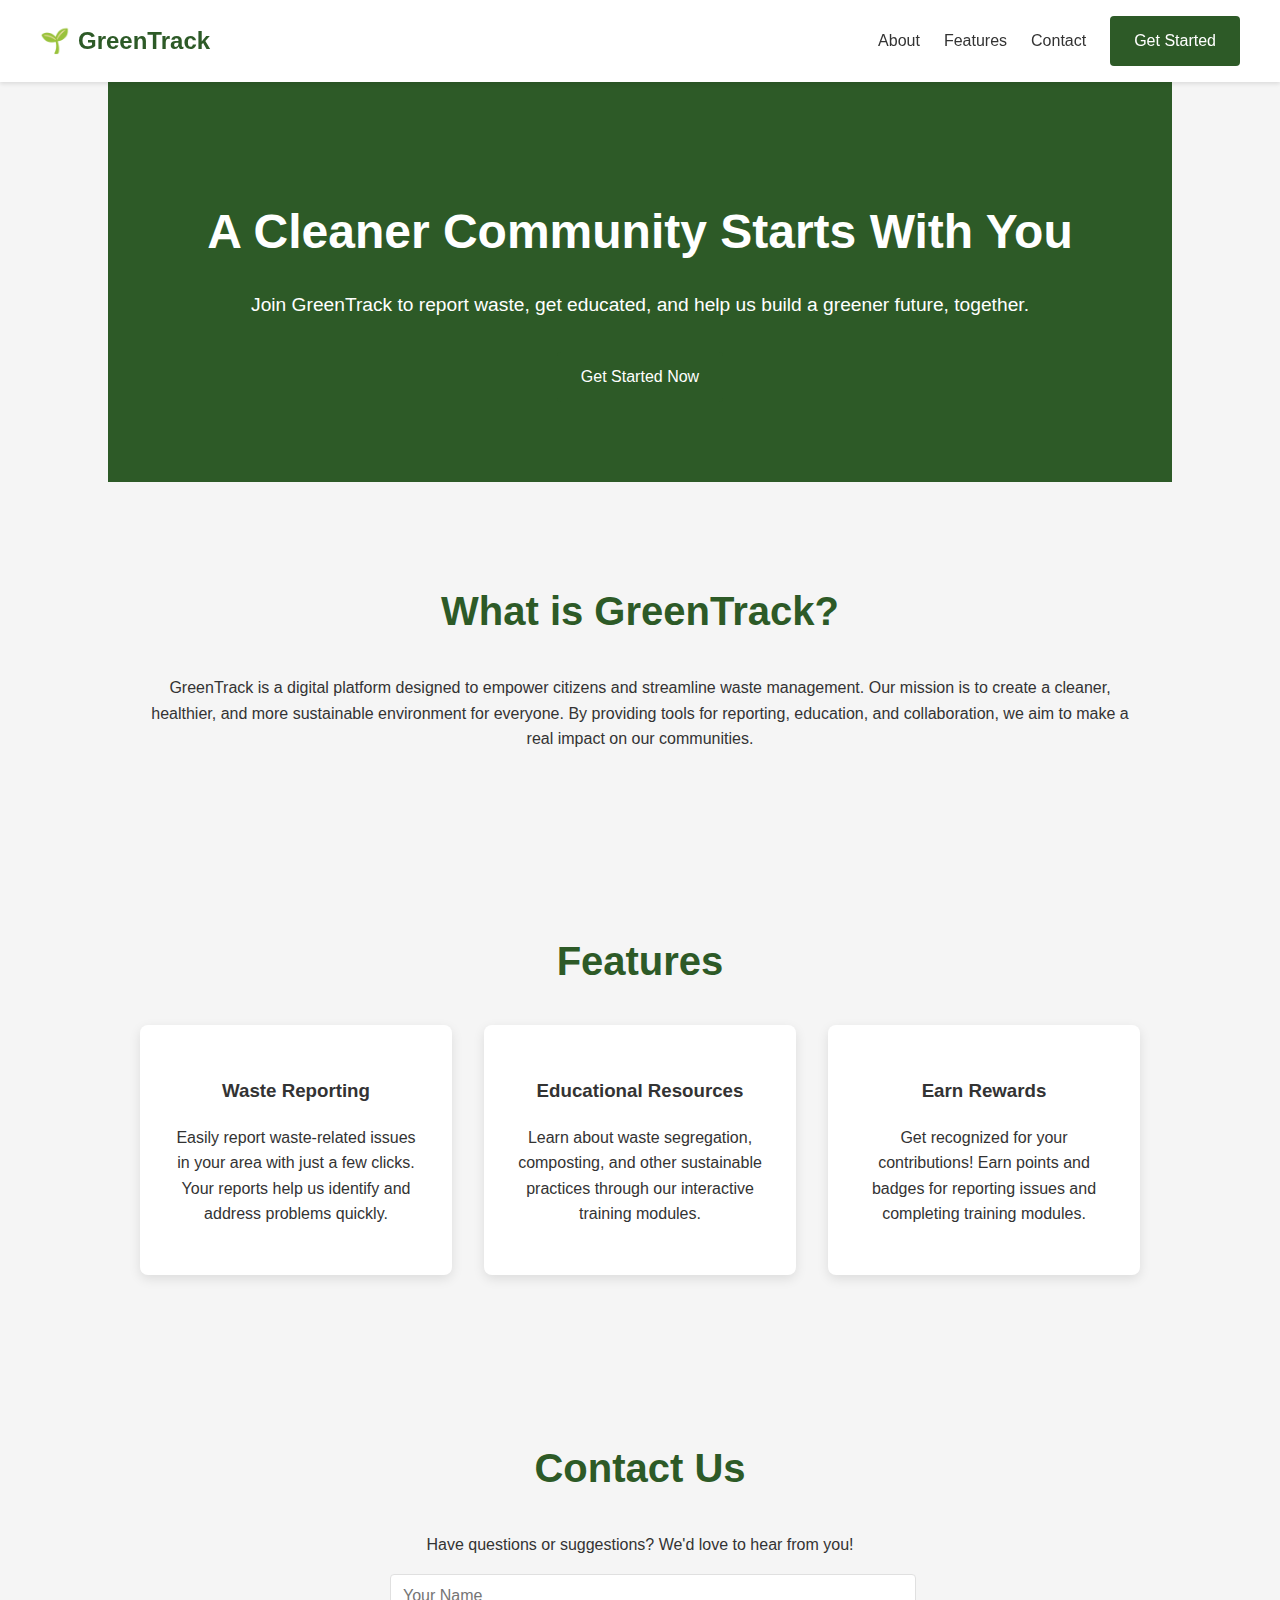
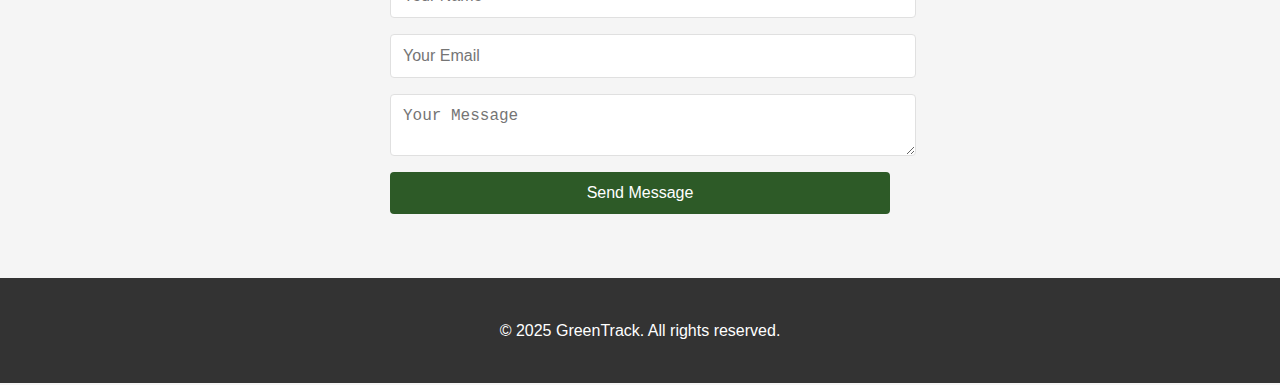
<file: GreenTrack/landing.html>
<!DOCTYPE html>
<html lang="en">
<head>
    <meta charset="UTF-8">
    <meta name="viewport" content="width=device-width, initial-scale=1.0">
    <title>Welcome to GreenTrack</title>
    <link rel="stylesheet" href="landing.css">
</head>
<body>
    <header>
        <nav>
            <div class="logo">
                <span>🌱</span>
                <span>GreenTrack</span>
            </div>
            <ul>
                <li><a href="#about">About</a></li>
                <li><a href="#features">Features</a></li>
                <li><a href="#contact">Contact</a></li>
                <li><a href="index_new.html" class="btn">Get Started</a></li>
            </ul>
        </nav>
    </header>

    <main>
        <section id="hero">
            <h1>A Cleaner Community Starts With You</h1>
            <p>Join GreenTrack to report waste, get educated, and help us build a greener future, together.</p>
            <a href="index_new.html" class="btn btn-primary">Get Started Now</a>
        </section>

        <section id="about">
            <h2>What is GreenTrack?</h2>
            <p>GreenTrack is a digital platform designed to empower citizens and streamline waste management. Our mission is to create a cleaner, healthier, and more sustainable environment for everyone. By providing tools for reporting, education, and collaboration, we aim to make a real impact on our communities.</p>
        </section>

        <section id="features">
            <h2>Features</h2>
            <div class="feature-cards">
                <div class="card">
                    <h3>Waste Reporting</h3>
                    <p>Easily report waste-related issues in your area with just a few clicks. Your reports help us identify and address problems quickly.</p>
                </div>
                <div class="card">
                    <h3>Educational Resources</h3>
                    <p>Learn about waste segregation, composting, and other sustainable practices through our interactive training modules.</p>
                </div>
                <div class="card">
                    <h3>Earn Rewards</h3>
                    <p>Get recognized for your contributions! Earn points and badges for reporting issues and completing training modules.</p>
                </div>
            </div>
        </section>

        <section id="contact">
            <h2>Contact Us</h2>
            <p>Have questions or suggestions? We'd love to hear from you!</p>
            <form>
                <input type="text" name="name" placeholder="Your Name" required>
                <input type="email" name="email" placeholder="Your Email" required>
                <textarea name="message" placeholder="Your Message" required></textarea>
                <button type="submit" class="btn">Send Message</button>
            </form>
        </section>
    </main>

    <footer>
        <p>&copy; 2025 GreenTrack. All rights reserved.</p>
    </footer>
</body>
</html>
</file>
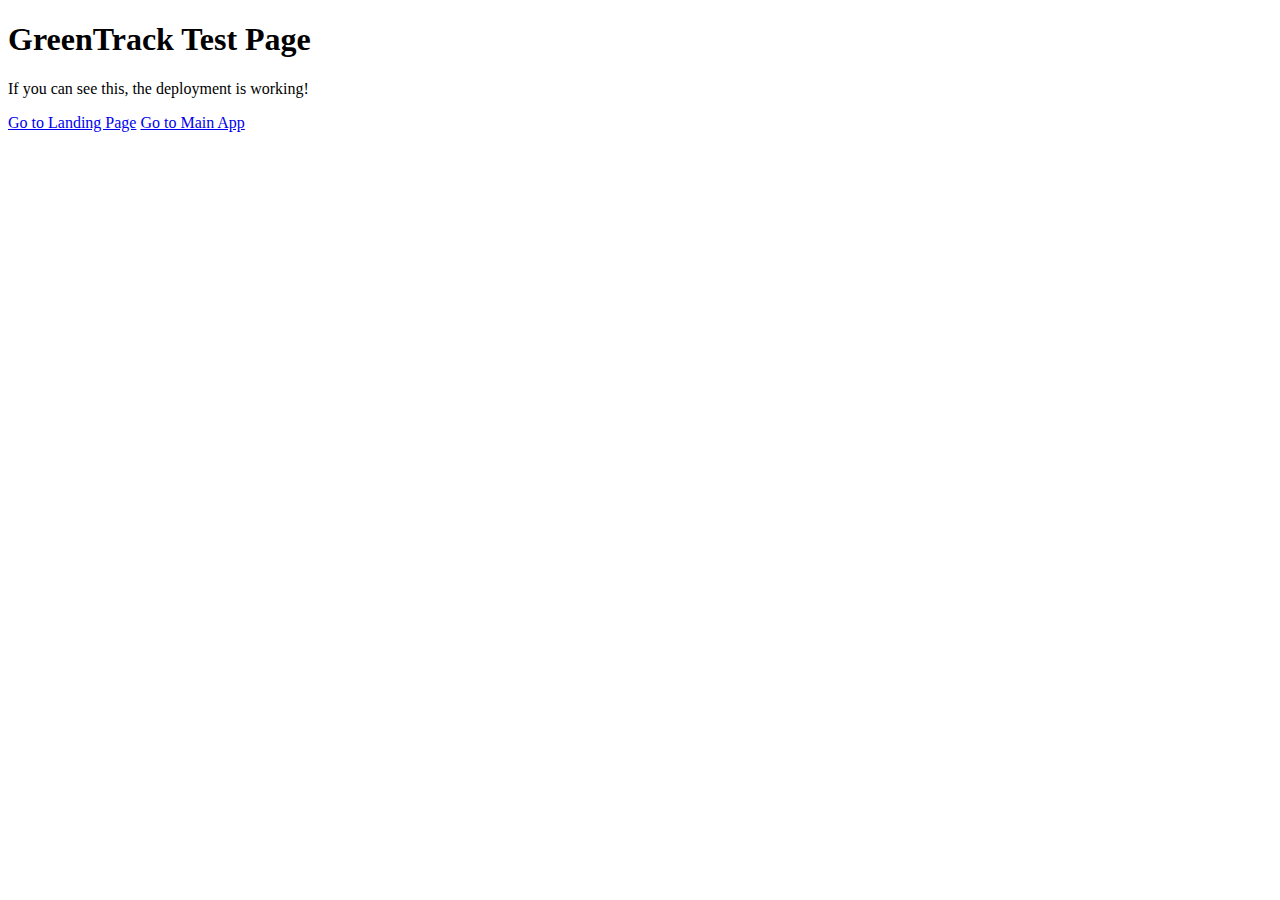
<file: GreenTrack/test.html>
<!DOCTYPE html>
<html>
<head>
    <title>Test - GreenTrack</title>
</head>
<body>
    <h1>GreenTrack Test Page</h1>
    <p>If you can see this, the deployment is working!</p>
    <a href="index.html">Go to Landing Page</a>
    <a href="ma1n.html">Go to Main App</a>
</body>
</html>
</file>
<file: GreenTrack/landing.css>
:root {
    --primary-color: #2d5a27;
    --secondary-color: #4caf50;
    --accent-color: #8bc34a;
    --background-color: #f5f5f5;
    --text-primary: #333333;
    --text-secondary: #666666;
    --border-color: #e0e0e0;
}

body {
    font-family: -apple-system, BlinkMacSystemFont, 'Segoe UI', Roboto, sans-serif;
    background-color: var(--background-color);
    color: var(--text-primary);
    line-height: 1.6;
    margin: 0;
}

header {
    background: white;
    padding: 1rem 2rem;
    box-shadow: 0 2px 4px rgba(0,0,0,0.1);
    position: sticky;
    top: 0;
    z-index: 1000;
}

nav {
    display: flex;
    justify-content: space-between;
    align-items: center;
    max-width: 1200px;
    margin: 0 auto;
}

nav .logo {
    display: flex;
    align-items: center;
    gap: 0.5rem;
    font-size: 1.5rem;
    font-weight: bold;
    color: var(--primary-color);
}

nav ul {
    display: flex;
    gap: 1.5rem;
    list-style: none;
    margin: 0;
    padding: 0;
    align-items: center;
}

nav a {
    text-decoration: none;
    color: var(--text-primary);
    font-weight: 500;
    transition: color 0.2s;
}

nav a:hover {
    color: var(--primary-color);
}

.btn {
    display: inline-block;
    padding: 0.75rem 1.5rem;
    border: none;
    border-radius: 4px;
    background: var(--primary-color);
    color: white;
    text-decoration: none;
    cursor: pointer;
    font-size: 1rem;
    transition: all 0.2s;
    text-align: center;
}

.btn:hover {
    background: var(--secondary-color);
    transform: translateY(-2px);
    box-shadow: 0 4px 8px rgba(0,0,0,0.2);
}

#hero {
    text-align: center;
    padding: 5rem 2rem;
    background: var(--primary-color);
    color: white;
}

#hero h1 {
    font-size: 3rem;
    margin-bottom: 1rem;
}

#hero p {
    font-size: 1.2rem;
    margin-bottom: 2rem;
}

main section {
    padding: 4rem 2rem;
    max-width: 1000px;
    margin: 0 auto;
    text-align: center;
}

h2 {
    font-size: 2.5rem;
    margin-bottom: 2rem;
    color: var(--primary-color);
}

.feature-cards {
    display: grid;
    grid-template-columns: repeat(auto-fit, minmax(250px, 1fr));
    gap: 2rem;
}

.card {
    background: white;
    padding: 2rem;
    border-radius: 8px;
    box-shadow: 0 4px 12px rgba(0,0,0,0.1);
    transition: transform 0.3s, box-shadow 0.3s;
}

.card:hover {
    transform: translateY(-5px);
    box-shadow: 0 8px 16px rgba(0,0,0,0.15);
}

#contact form {
    display: flex;
    flex-direction: column;
    gap: 1rem;
    max-width: 500px;
    margin: 0 auto;
    text-align: left;
}

#contact input,
#contact textarea {
    width: 100%;
    padding: 0.75rem;
    border: 1px solid var(--border-color);
    border-radius: 4px;
    font-size: 1rem;
}

footer {
    background: #333;
    color: white;
    text-align: center;
    padding: 1.5rem;
}
</file>
